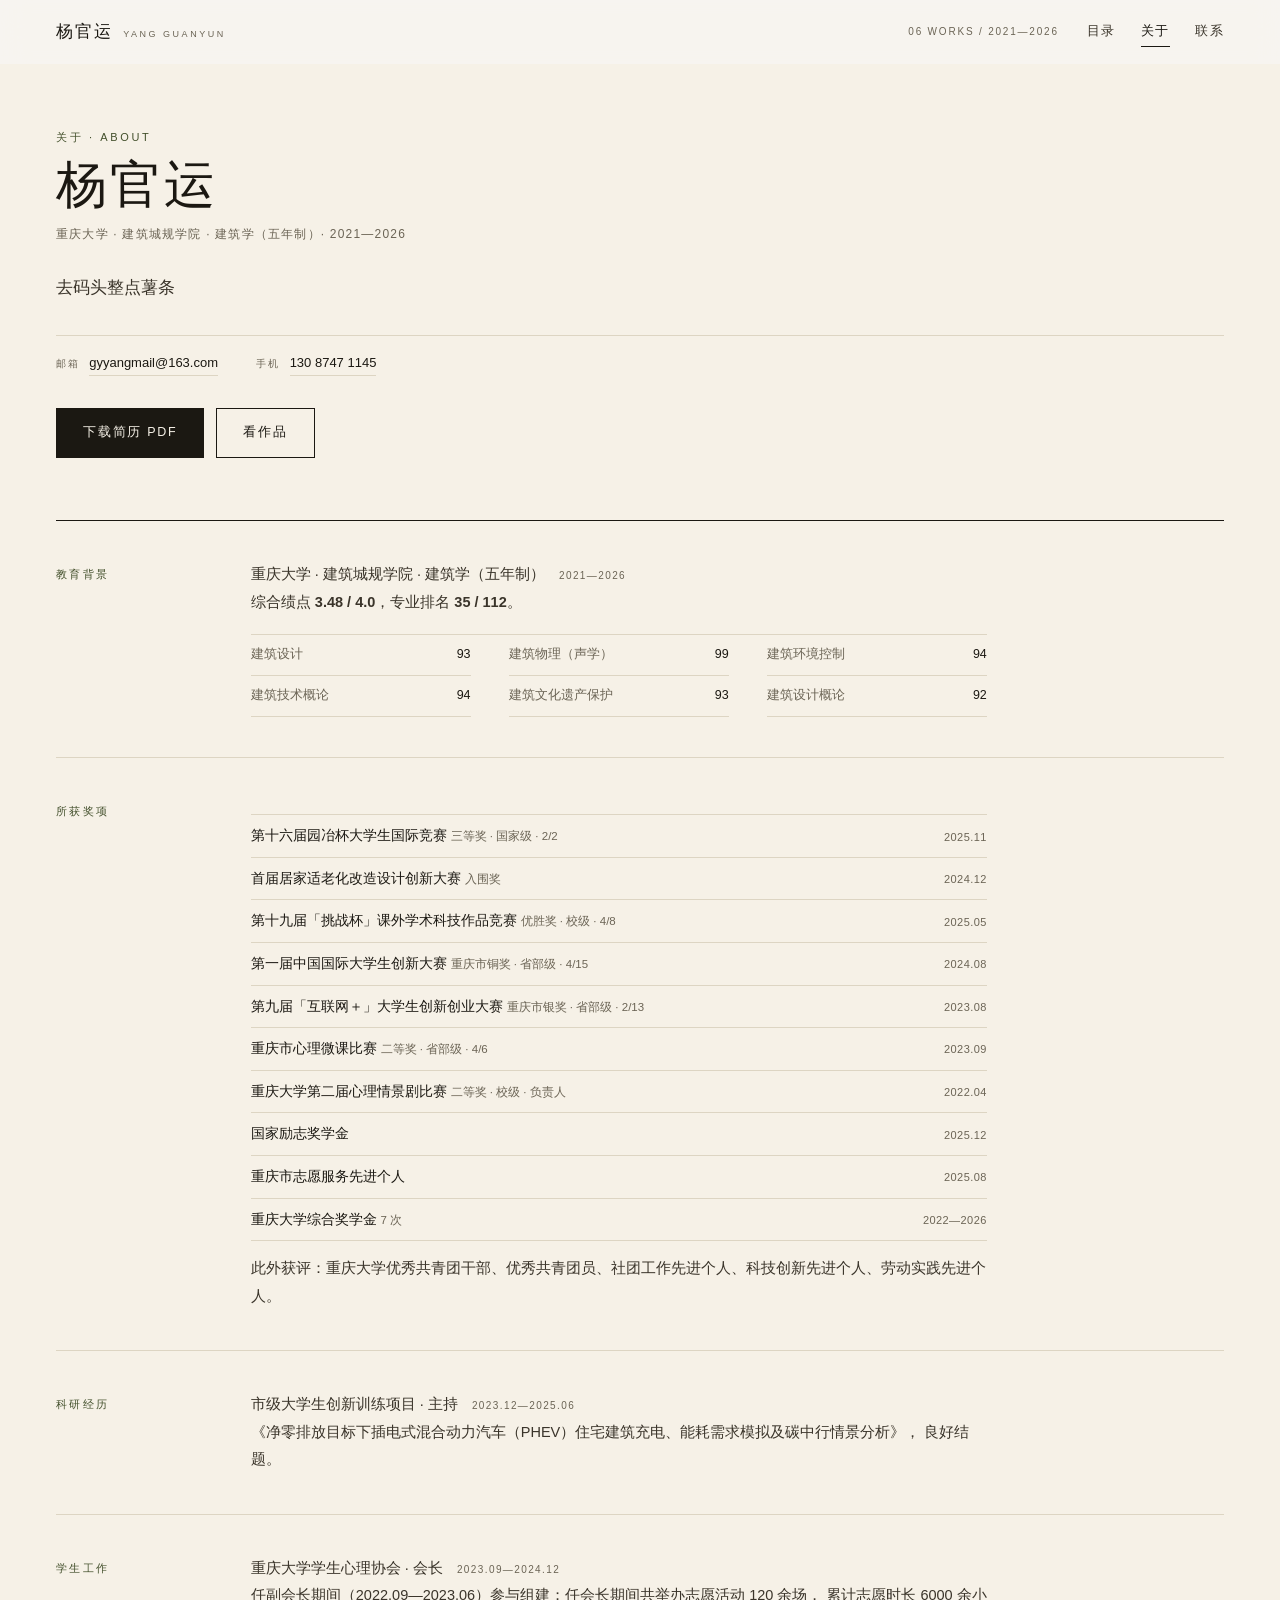
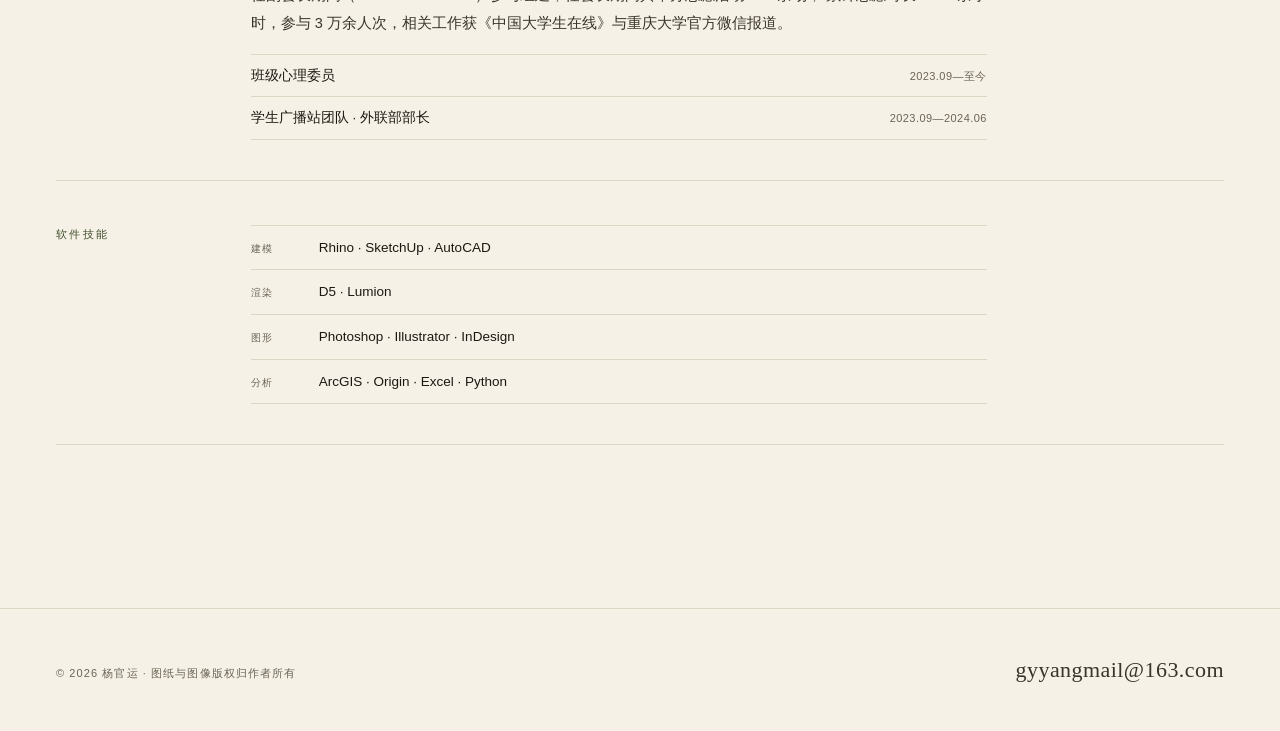
<file: about.html>
<!DOCTYPE html>
<html lang="zh-CN">
<head>
<meta charset="UTF-8">
<meta name="viewport" content="width=device-width, initial-scale=1">
<title>关于 — 杨官运</title>
<meta name="description" content="杨官运，重庆大学建筑城规学院建筑学（五年制）2021—2026。作品集与简历。">
<meta property="og:type" content="profile">
<meta property="og:title" content="关于 — 杨官运">
<meta property="og:image" content="assets/hero.webp">

<link rel="icon" href="data:image/svg+xml,%3Csvg xmlns='http://www.w3.org/2000/svg' viewBox='0 0 32 32'%3E%3Crect width='32' height='32' fill='%2316140f'/%3E%3Ctext x='16' y='23' font-size='17' fill='%23f7f5f1' text-anchor='middle' font-family='Georgia,serif'%3E%E6%9D%A8%3C/text%3E%3C/svg%3E">
<link rel="stylesheet" href="assets/css/style.css">
</head>
<body class="page-about">

<script>
  (function () {
    document.documentElement.classList.add('js');
    setTimeout(function () {
      if (window.__revealReady) return;
      document.querySelectorAll('.reveal').forEach(function (el) { el.classList.add('is-in'); });
    }, 1500);
  })();
</script>

<a class="skip" href="#main">跳到内容</a>

<header class="site-head" id="siteHead">
  <a class="brand" href="index.html">
    <span class="brand__cn">杨官运</span>
    <span class="brand__en">YANG GUANYUN</span>
  </a>
  <div class="head-right">
    <span class="head-count">06 WORKS / 2021—2026</span>
    <nav class="head-nav" aria-label="主导航">
      <a href="index.html">目录</a>
      <a href="about.html" class="is-active" aria-current="page">关于</a>
      <a href="mailto:gyyangmail@163.com">联系</a>
    </nav>
  </div>
</header>

<main id="main" class="about-page">
  <div class="wrap">

    <!-- ================= 头部：照片 + 简介 ================= -->
    <header class="about-top">
      <div class="about__intro">
        <p class="eyebrow">关于 · About</p>
        <h1 class="about__name">杨官运</h1>
        <p class="about__role">重庆大学 · 建筑城规学院 · 建筑学（五年制）· 2021—2026</p>

        <p class="about__bio">
          去码头整点薯条
        </p>

        <ul class="about__contact">
          <li><span>邮箱</span><a href="mailto:gyyangmail@163.com">gyyangmail@163.com</a></li>
          <li><span>手机</span><a href="tel:+8613087471145">130 8747 1145</a></li>
        </ul>

        <p class="about__cta">
          <a class="btn" href="assets/cv.pdf" target="_blank" rel="noopener">下载简历 PDF</a>
          <a class="btn btn--ghost" href="index.html">看作品</a>
        </p>
      </div>
    </header>

    <!-- ================= 简历分节 ================= -->
    <section class="cv">

      <div class="cv__row reveal">
        <h2 class="cv__label">教育背景</h2>
        <div class="cv__body">
          <p class="cv__lead">
            重庆大学 · 建筑城规学院 · 建筑学（五年制）
            <span>2021—2026</span>
          </p>
          <p>综合绩点 <strong>3.48 / 4.0</strong>，专业排名 <strong>35 / 112</strong>。</p>
          <dl class="grades">
            <div><dt>建筑设计</dt><dd>93</dd></div>
            <div><dt>建筑物理（声学）</dt><dd>99</dd></div>
            <div><dt>建筑环境控制</dt><dd>94</dd></div>
            <div><dt>建筑技术概论</dt><dd>94</dd></div>
            <div><dt>建筑文化遗产保护</dt><dd>93</dd></div>
            <div><dt>建筑设计概论</dt><dd>92</dd></div>
          </dl>
        </div>
      </div>

      <div class="cv__row reveal">
        <h2 class="cv__label">所获奖项</h2>
        <div class="cv__body">
          <ul class="cv-list">
            <li><span class="cv-list__t">第十六届园冶杯大学生国际竞赛 <em>三等奖 · 国家级 · 2/2</em></span><span class="cv-list__y">2025.11</span></li>
            <li><span class="cv-list__t">首届居家适老化改造设计创新大赛 <em>入围奖</em></span><span class="cv-list__y">2024.12</span></li>
            <li><span class="cv-list__t">第十九届「挑战杯」课外学术科技作品竞赛 <em>优胜奖 · 校级 · 4/8</em></span><span class="cv-list__y">2025.05</span></li>
            <li><span class="cv-list__t">第一届中国国际大学生创新大赛 <em>重庆市铜奖 · 省部级 · 4/15</em></span><span class="cv-list__y">2024.08</span></li>
            <li><span class="cv-list__t">第九届「互联网＋」大学生创新创业大赛 <em>重庆市银奖 · 省部级 · 2/13</em></span><span class="cv-list__y">2023.08</span></li>
            <li><span class="cv-list__t">重庆市心理微课比赛 <em>二等奖 · 省部级 · 4/6</em></span><span class="cv-list__y">2023.09</span></li>
            <li><span class="cv-list__t">重庆大学第二届心理情景剧比赛 <em>二等奖 · 校级 · 负责人</em></span><span class="cv-list__y">2022.04</span></li>
            <li><span class="cv-list__t">国家励志奖学金</span><span class="cv-list__y">2025.12</span></li>
            <li><span class="cv-list__t">重庆市志愿服务先进个人</span><span class="cv-list__y">2025.08</span></li>
            <li><span class="cv-list__t">重庆大学综合奖学金 <em>7 次</em></span><span class="cv-list__y">2022—2026</span></li>
          </ul>
          <p class="cv__note">
            此外获评：重庆大学优秀共青团干部、优秀共青团员、社团工作先进个人、科技创新先进个人、劳动实践先进个人。
          </p>
        </div>
      </div>

      <div class="cv__row reveal">
        <h2 class="cv__label">科研经历</h2>
        <div class="cv__body">
          <p class="cv__lead">
            市级大学生创新训练项目 · 主持
            <span>2023.12—2025.06</span>
          </p>
          <p>
            《净零排放目标下插电式混合动力汽车（PHEV）住宅建筑充电、能耗需求模拟及碳中行情景分析》，
            良好结题。
          </p>
        </div>
      </div>

      <div class="cv__row reveal">
        <h2 class="cv__label">学生工作</h2>
        <div class="cv__body">
          <p class="cv__lead">
            重庆大学学生心理协会 · 会长
            <span>2023.09—2024.12</span>
          </p>
          <p>
            任副会长期间（2022.09—2023.06）参与组建；任会长期间共举办志愿活动 120 余场，
            累计志愿时长 6000 余小时，参与 3 万余人次，相关工作获《中国大学生在线》与重庆大学官方微信报道。
          </p>
          <ul class="cv-list cv-list--plain">
            <li><span class="cv-list__t">班级心理委员</span><span class="cv-list__y">2023.09—至今</span></li>
            <li><span class="cv-list__t">学生广播站团队 · 外联部部长</span><span class="cv-list__y">2023.09—2024.06</span></li>
          </ul>
        </div>
      </div>

      <div class="cv__row reveal">
        <h2 class="cv__label">软件技能</h2>
        <div class="cv__body">
          <dl class="skills">
            <div><dt>建模</dt><dd>Rhino · SketchUp · AutoCAD</dd></div>
            <div><dt>渲染</dt><dd>D5 · Lumion</dd></div>
            <div><dt>图形</dt><dd>Photoshop · Illustrator · InDesign</dd></div>
            <div><dt>分析</dt><dd>ArcGIS · Origin · Excel · Python</dd></div>
          </dl>
        </div>
      </div>

    </section>
  </div>
</main>

<footer class="site-foot">
  <div class="wrap">
    <span>© 2026 杨官运 · 图纸与图像版权归作者所有</span>
    <a class="site-foot__mail" href="mailto:gyyangmail@163.com">gyyangmail@163.com</a>
  </div>
</footer>

<script src="assets/js/main.js" defer></script>
</body>
</html>
</file>
<file: assets/css/style.css>
/* ==========================================================================
   建筑作品集 · 样式表（多页结构）
   首页：封面舞台 + 竖排目录
   作品页：work/01.html … work/06.html
   改配色 → 只改 :root 里的变量
   ========================================================================== */

/* ---------- 1. 变量 ---------- */
:root {
  /* 配色取自五个作品的封面：暖米纸 + 墨 + 橄榄绿 */
  --paper: #f6f1e7;
  --paper-deep: #e9e2d2;
  --ink: #1b1812;
  --ink-soft: #3a342a;
  --muted: #6b6455;
  --line: #ddd5c3;
  --accent: #43502c;
  /* 展示板与便签纸：比纸底深一点/浅一点，让便签浮起来 */
  --board: #efe7d5;
  --note: #fdfbf4;

  --serif: "Songti SC", "Source Han Serif SC", "Noto Serif SC", "SimSun", ui-serif, Georgia, serif;
  --sans: "PingFang SC", "HarmonyOS Sans SC", "Microsoft YaHei", "Source Han Sans SC",
          "Noto Sans SC", -apple-system, BlinkMacSystemFont, "Segoe UI", Roboto,
          "Helvetica Neue", Arial, sans-serif;
  /* 封面标题用的细体无衬线 */
  --display: "Helvetica Neue", Helvetica, "Segoe UI", Arial, "PingFang SC",
             "Microsoft YaHei", sans-serif;

  --max: 1240px;
  --gutter: clamp(20px, 4.5vw, 56px);
  --head-h: 64px;
  --ease: cubic-bezier(.22, .61, .36, 1);
}

/* ---------- 2. 基础 ---------- */
*, *::before, *::after { box-sizing: border-box; }

html {
  -webkit-text-size-adjust: 100%;
  scroll-behavior: smooth;
  scroll-padding-top: 84px;
}

body {
  margin: 0;
  background: var(--paper);
  color: var(--ink);
  font-family: var(--sans);
  font-size: 16px;
  line-height: 1.75;
  -webkit-font-smoothing: antialiased;
  text-rendering: optimizeLegibility;
}

img { display: block; max-width: 100%; height: auto; }
a { color: inherit; text-decoration: none; }
h1, h2, h3, p, figure, dl, dd, ul, ol { margin: 0; }
ul, ol { padding: 0; list-style: none; }

::selection { background: var(--ink); color: var(--paper); }
:focus-visible { outline: 2px solid var(--accent); outline-offset: 3px; }

.sr-only {
  position: absolute;
  width: 1px;
  height: 1px;
  padding: 0;
  margin: -1px;
  overflow: hidden;
  clip: rect(0 0 0 0);
  white-space: nowrap;
  border: 0;
}

.skip {
  position: absolute;
  left: -9999px;
  top: 0;
  padding: 10px 16px;
  background: var(--ink);
  color: var(--paper);
  z-index: 999;
}
.skip:focus { left: 12px; top: 12px; }

.wrap {
  width: min(100% - var(--gutter) * 2, var(--max));
  margin-inline: auto;
}

.eyebrow {
  font-size: 11px;
  letter-spacing: .24em;
  text-transform: uppercase;
  color: var(--accent);
}

/* ---------- 3. 页头 ---------- */
.site-head {
  position: fixed;
  inset: 0 0 auto;
  z-index: 50;
  height: var(--head-h);
  padding-inline: var(--gutter);
  display: flex;
  align-items: center;
  justify-content: space-between;
  gap: 16px;
  background: rgba(247, 245, 241, .86);
  -webkit-backdrop-filter: blur(14px) saturate(1.4);
  backdrop-filter: blur(14px) saturate(1.4);
  border-bottom: 1px solid transparent;
  transition: border-color .4s var(--ease);
}
.site-head.is-scrolled { border-bottom-color: var(--line); }

.brand { display: flex; align-items: baseline; gap: 10px; white-space: nowrap; }
.brand__cn { font-family: var(--serif); font-size: 17px; letter-spacing: .12em; }
.brand__en {
  font-size: 9px;
  letter-spacing: .28em;
  color: var(--muted);
  text-transform: uppercase;
}

.head-right { display: flex; align-items: center; gap: clamp(14px, 2.2vw, 30px); }
.head-count {
  font-size: 10px;
  letter-spacing: .18em;
  color: var(--muted);
  font-variant-numeric: tabular-nums;
}
.head-nav { display: flex; gap: clamp(14px, 2vw, 26px); }
.head-nav a {
  position: relative;
  font-size: 13px;
  letter-spacing: .1em;
  color: var(--ink-soft);
  padding-block: 4px;
}
.head-nav a::after {
  content: "";
  position: absolute;
  left: 0;
  bottom: 0;
  width: 100%;
  height: 1px;
  background: currentColor;
  transform: scaleX(0);
  transform-origin: left;
  transition: transform .45s var(--ease);
}
.head-nav a:hover::after,
.head-nav a.is-active::after { transform: scaleX(1); }
.head-nav a.is-active { color: var(--ink); }

/* ---------- 4. 首页：封面舞台 ---------- */
.page-index {
  display: flex;
  flex-direction: column;
  min-height: 100svh;
}

.index {
  flex: 1 1 auto;
  min-height: 0;
  align-content: center;
  display: grid;
  grid-template-columns: minmax(0, 1.06fr) minmax(0, .94fr);
  align-items: center;
  gap: clamp(26px, 4vw, 72px);
  width: min(100% - var(--gutter) * 2, var(--max));
  margin-inline: auto;
  padding-top: calc(var(--head-h) + clamp(18px, 3vh, 40px));
  padding-bottom: clamp(24px, 4vh, 56px);
}

.stage { min-width: 0; }

.stage__frame {
  position: relative;
  aspect-ratio: 3 / 2;
  overflow: hidden;
  background: var(--paper-deep);
}

.stage__img {
  position: absolute;
  inset: 0;
  width: 100%;
  height: 100%;
  object-fit: cover;
  opacity: 0;
  transform: scale(1.05);
  transition: opacity .7s var(--ease), transform 1.6s var(--ease);
  will-change: opacity, transform;
}
/* 悬停换图时不裁切：整张封面按原比例放在画框里，上下留一点纸边 */
.page-index.is-peeking .stage__img { object-fit: contain; }

.stage__img.is-front { opacity: 1; transform: scale(1); }

.stage__veil {
  position: absolute;
  inset: 0;
  background: linear-gradient(0deg, rgba(18, 16, 12, .74) 0%, rgba(18, 16, 12, .22) 44%, rgba(18, 16, 12, 0) 70%);
  transition: opacity .5s var(--ease);
}
.page-index.is-peeking .stage__veil { opacity: .34; }

.stage__intro {
  position: absolute;
  inset: 0;
  color: var(--paper);
  transition: opacity .45s var(--ease), transform .6s var(--ease);
}

/* 封面文字：按封面稿的版式复刻（左上标签 + 左下三段大字） */
.cover-top,
.cover-arch,
.cover-port,
.cover-name {
  position: absolute;
  left: 7.2%;
  font-family: var(--display);
  font-weight: 300;
  line-height: 1;
  white-space: nowrap;
}

.cover-top {
  top: 10.7%;
  font-size: clamp(10px, 1.97cqw, 44px);
  letter-spacing: .01em;
}

.cover-arch {
  top: 75.5%;
  font-size: clamp(12px, 2.26cqw, 56px);
  letter-spacing: .06em;
  text-transform: uppercase;
}

.cover-port {
  top: 79.2%;
  font-size: clamp(22px, 4.6cqw, 104px);
  letter-spacing: .15em;
  text-transform: uppercase;
}

.cover-name {
  top: 88.1%;
  font-size: clamp(10px, 1.62cqw, 40px);
  letter-spacing: .01em;
}
.cover-name i {
  font-style: normal;
  padding-inline: .5em;
  opacity: .45;
}

/* ---------- 封面里两个小人的动画 ----------
   原图里的两个剪影已抹掉，这两层 SVG 负责演：一个站在阳台上挥手，一个站在地面上挥手。
   两人共用同一套剪影语言（圆头 + 收腰的身体 + 圆头四肢），挥手节奏错开半拍。 */
.cover-fig {
  position: absolute;
  z-index: 2;
  display: block;
  pointer-events: none;
}
.cover-fig svg {
  display: block;
  width: 100%;
  height: auto;
  overflow: visible;
}
.cover-fig .cf-head,
.cover-fig .cf-body { fill: #637956; }
.cover-fig line {
  stroke: #637956;
  stroke-linecap: round;
}

/* 两个人都是站着挥手：阳台上的一个、地面上的一个 */
.cover-fig--balcony {
  left: 65.65%;
  top: 39.69%;
  width: 3.286cqw;
}
.cover-fig--walk {
  left: calc(46.84% - 2.05cqw);
  top: calc(86.23% - 9.04cqw);
  width: 4.1cqw;
}

.cf-arm { transform-box: view-box; }
.cf-arm line { stroke-width: 14; }
.cf-arm--balcony {
  transform-origin: 60px 58px;
  animation: wave 1.5s ease-in-out infinite;
}
.cf-arm--ground {
  transform-origin: 73px 72px;
  animation: wave 1.5s ease-in-out infinite -.75s;
}
.cf-leg { stroke-width: 17; }

@keyframes wave {
  0%, 100% { transform: rotate(-15deg); }
  50%      { transform: rotate(15deg); }
}

/* 封面是白底图纸时：文字改深色、去掉压暗层、画框与图纸同比例 */
/* 画框做成"印张"：2px 墨线外框 + 6px 内侧细线，直角、轻微倾斜、纸面投影 */
.stage--sheet .stage__frame {
  background: #fdfbf4;
  border: 2px solid var(--ink);
  aspect-ratio: 2434 / 1721;
  container-type: inline-size;
  transform: rotate(-.28deg);
  box-shadow:
    5px 5px 0 0 rgba(27, 24, 18, .09),
    0 20px 38px -24px rgba(27, 24, 18, .42);
}
/* 内侧细线：双线框，印刷品的感觉 */
.stage__frame::after {
  content: "";
  position: absolute;
  inset: 6px;
  border: 1px solid rgba(27, 24, 18, .3);
  pointer-events: none;
  z-index: 3;
}
.stage--sheet .stage__veil { display: none; }
.stage--sheet .stage__intro { color: var(--ink); }

.page-index.is-peeking .stage__intro {
  opacity: 0;
  transform: translateY(10px);
}

/* 预览别的作品时，封面上的小人跟着封面一起退场
   注意：keyframes 里动了 opacity，普通声明压不住，必须 animation:none */
.page-index.is-peeking .cover-fig {
  animation: none;
  visibility: hidden;
  opacity: 0;
}

.stage__bar {
  display: flex;
  align-items: baseline;
  gap: 12px;
  margin-top: 16px;
  padding-top: 13px;
  border-top: 1px solid var(--line);
  font-size: 12px;
  letter-spacing: .06em;
  min-height: 42px;
}
.stage__idx {
  flex: none;
  color: var(--accent);
  letter-spacing: .18em;
  font-variant-numeric: tabular-nums;
}
.stage__cap { color: var(--muted); }
.stage__go {
  margin-left: auto;
  flex: none;
  font-size: 12px;
  letter-spacing: .12em;
  color: var(--ink);
  border-bottom: 1px solid var(--ink);
  padding-bottom: 2px;
  opacity: 0;
  visibility: hidden;
  transition: opacity .35s var(--ease), visibility .35s;
}
.page-index.is-peeking .stage__go { opacity: 1; visibility: visible; }

/* ---------- 5. 首页：竖排目录 ---------- */
.toc { min-width: 0; }

.toc__head {
  display: flex;
  align-items: baseline;
  justify-content: space-between;
  gap: 12px;
  padding-bottom: 11px;
  margin-bottom: clamp(14px, 2vw, 26px);
  border-bottom: 1px solid var(--ink);
}
.toc__head b { font-weight: 400; font-size: 13px; letter-spacing: .3em; }
.toc__head span {
  font-size: 10px;
  letter-spacing: .22em;
  color: var(--muted);
  text-transform: uppercase;
}

/* 展示板：一块浅色板子，六张竖条便签钉在上面 */
.toc__list {
  position: relative;
  display: flex;
  align-items: flex-start;
  gap: clamp(6px, 1.1vw, 16px);
  padding: clamp(16px, 1.8vw, 24px) clamp(12px, 1.4vw, 18px) clamp(26px, 3vw, 36px);
  background: var(--board);
  border: 1px solid var(--line);
  box-shadow: inset 0 1px 0 rgba(255, 255, 255, .5);
}

/* 真正撑开宽度的是 li —— 之前漏了这条，六张便签就挤在左边 */
.toc__list > li {
  flex: 1 1 0;
  min-width: 0;
  display: flex;
}

.toc__item {
  --rot: 0deg;
  position: relative;
  flex: 1 1 0;
  display: flex;
  flex-direction: column;
  align-items: center;
  gap: 0;
  padding: 30px clamp(4px, .7vw, 9px) clamp(14px, 1.6vw, 20px);
  background: var(--note);
  border: 1px solid rgba(27, 24, 18, .16);
  color: var(--ink-soft);
  transform: rotate(var(--rot));
  transform-origin: 50% 12px;
  box-shadow:
    0 1px 1px rgba(27, 24, 18, .13),
    0 10px 18px -10px rgba(27, 24, 18, .42);
  transition:
    transform .4s var(--ease),
    box-shadow .4s var(--ease),
    background .35s var(--ease),
    color .35s var(--ease),
    opacity .35s var(--ease);
  cursor: pointer;
}

/* 图钉 */
.toc__item::before {
  content: "";
  position: absolute;
  top: 9px;
  left: 50%;
  width: 8px;
  height: 8px;
  margin-left: -4px;
  border-radius: 50%;
  background: radial-gradient(circle at 34% 30%, #939a76, var(--accent) 58%, #2b3320);
  box-shadow: 0 1px 2px rgba(27, 24, 18, .5);
}

/* 六张便签各自歪一点，避免排得太整齐 */
.toc__list > li:nth-child(1) .toc__item { --rot: -1.5deg; }
.toc__list > li:nth-child(2) .toc__item { --rot: .9deg; }
.toc__list > li:nth-child(3) .toc__item { --rot: -.7deg; }
.toc__list > li:nth-child(4) .toc__item { --rot: 1.4deg; }
.toc__list > li:nth-child(5) .toc__item { --rot: -1deg; }
.toc__list > li:nth-child(6) .toc__item { --rot: .7deg; }

/* 纸色略有差别，像是从不同一叠纸里撕下来的 */
.toc__list > li:nth-child(2n) .toc__item { background: #fbf7ec; }
.toc__list > li:nth-child(3n) .toc__item { background: #fdfcf6; }

/* 长名字的挂在上面，短名字的压低一点，六张的下沿大致落在一条带上，
   板子底下就不会空出一大块 */
.toc__list > li:nth-child(1) .toc__item { margin-top: 0; }     /* 叠浮绿境 5 字 */
.toc__list > li:nth-child(2) .toc__item { margin-top: 30px; }  /* 浮光织隙，旧韵新结 9 字 */
.toc__list > li:nth-child(3) .toc__item { margin-top: 8px; }   /* 山间·聚场 5 字 */
.toc__list > li:nth-child(4) .toc__item { margin-top: 38px; }  /* 旧檐新序 4 字 */
.toc__list > li:nth-child(5) .toc__item { margin-top: 14px; }  /* 嘉陵旧梦·次元新厂 8 字 */
.toc__list > li:nth-child(6) .toc__item { margin-top: 4px; }   /* 归樵问竹 4 字 */

.toc__list > li:nth-child(1) .toc__item::before { left: 46%; }
.toc__list > li:nth-child(2) .toc__item::before { left: 54%; }
.toc__list > li:nth-child(3) .toc__item::before { left: 48%; }
.toc__list > li:nth-child(4) .toc__item::before { left: 53%; }
.toc__list > li:nth-child(5) .toc__item::before { left: 45%; }
.toc__list > li:nth-child(6) .toc__item::before { left: 55%; }

/* 悬停某一项时，其余项淡出，视觉重心落到正在预览的那一列 */
@media (hover: hover) {
  .toc__list:hover .toc__item { opacity: .42; }
  .toc__list:hover .toc__item:hover,
  .toc__list:hover .toc__item.is-active { opacity: 1; }
}

/* 悬停：便签被按住抬起来，摆正 */
.toc__item:hover,
.toc__item.is-active {
  transform: rotate(0deg) translateY(-6px);
  background: #fffef9;
  box-shadow:
    0 2px 2px rgba(27, 24, 18, .10),
    0 18px 28px -14px rgba(27, 24, 18, .45);
}

.toc__no,
.toc__name,
.toc__year { writing-mode: vertical-rl; text-orientation: mixed; }

.toc__no {
  margin-bottom: 7px;
  font-size: 10px;
  letter-spacing: .2em;
  color: var(--accent);
  font-variant-numeric: tabular-nums;
}
/* 类型标签：竖排小字，让"类型"在目录里就可见 */
.toc__type {
  writing-mode: vertical-rl;
  text-orientation: mixed;
  margin-bottom: 15px;
  font-size: 10.5px;
  letter-spacing: .16em;
  color: var(--muted);
  transition: color .35s var(--ease);
}
.toc__item:hover .toc__type,
.toc__item.is-active .toc__type { color: var(--accent); }
.toc__name {
  font-family: var(--serif);
  font-weight: 500;
  font-size: clamp(16px, 1.65vw, 24px);
  letter-spacing: .14em;
  line-height: 1.3;
  transition: color .35s var(--ease);
}
.toc__year {
  margin-top: auto;
  padding-top: 14px;
  font-size: 10px;
  letter-spacing: .18em;
  color: var(--muted);
  font-variant-numeric: tabular-nums;
}
.toc__item:hover .toc__name,
.toc__item.is-active .toc__name { color: var(--accent); }

/* 提示语不再单独占一行，改成板子右下角的一行小字 */
.toc__list::after {
  content: "悬停预览 · 点击进入";
  position: absolute;
  right: clamp(10px, 1.2vw, 16px);
  bottom: 9px;
  font-size: 11px;
  letter-spacing: .1em;
  color: var(--muted);
  pointer-events: none;
}
@media (hover: none) {
  .toc__list::after { content: "轻点查看封面，再点「进入项目」"; }
}

/* 真正的提示语留给读屏，视觉上隐藏 */
.toc__tip {
  position: absolute;
  width: 1px;
  height: 1px;
  padding: 0;
  overflow: hidden;
  clip-path: inset(50%);
  white-space: nowrap;
}
.toc__tip--touch { display: none; }

/* ---------- 5b. 目录的第二种挂法：风铃 ----------
   想换成风铃，把 index.html 的 <body data-toc="board"> 改成 data-toc="chime" 即可 */
body[data-toc="chime"] .toc__list {
  position: relative;
  padding-top: 62px;
  background: none;
  border: 0;
  box-shadow: none;
  gap: clamp(10px, 1.6vw, 24px);
}
/* 风铃版不要目录标题下面那条线，横杆本身就是线 */
body[data-toc="chime"] .toc__head {
  border-bottom: 0;
  padding-bottom: 0;
  margin-bottom: 0;
}
/* 顶上的横杆 */
body[data-toc="chime"] .toc__list::before {
  content: "";
  position: absolute;
  top: 30px;
  left: 0;
  right: 0;
  height: 2px;
  background: var(--ink);
}
/* 风铃：六张牌子一样高挂，只有牌子的长短不同 */
body[data-toc="chime"] .toc__list > li:nth-child(n) .toc__item { margin-top: 0; }
body[data-toc="chime"] .toc__item {
  background: var(--note);
  border: 1px solid var(--line);
  transform-origin: 50% -32px;
}
/* 吊线替掉图钉：线加粗到 1.5px，两端各压深一点，远看就是"线连着牌子" */
body[data-toc="chime"] .toc__item::before {
  top: -32px;
  left: 50%;
  width: 1.5px;
  height: 32px;
  margin-left: -.75px;
  border-radius: 0;
  background: linear-gradient(
    180deg,
    rgba(27, 24, 18, .62) 0, rgba(27, 24, 18, .34) 6px,
    rgba(27, 24, 18, .34) 26px, rgba(27, 24, 18, .58) 32px);
  box-shadow: none;
}
/* 牌子上沿的穿线孔：一眼能看出线是从这里穿过去的 */
body[data-toc="chime"] .toc__item::after {
  content: "";
  position: absolute;
  top: -3.5px;
  left: 50%;
  width: 8px;
  height: 8px;
  margin-left: -4px;
  border: 1px solid rgba(27, 24, 18, .48);
  border-radius: 50%;
  background: var(--paper);
  box-shadow: inset 0 0 0 1px rgba(255, 255, 255, .5);
}
body[data-toc="chime"] .toc__list > li:nth-child(2n) .toc__item { background: #fbf7ec; }
body[data-toc="chime"] .toc__list > li:nth-child(3n) .toc__item { background: #fdfcf6; }

@media (prefers-reduced-motion: no-preference) {
  body[data-toc="chime"] .toc__item:hover,
  body[data-toc="chime"] .toc__item.is-active {
    animation: toc-swing 2.6s ease-in-out infinite;
  }
  body[data-toc="chime"] .toc__list > li:nth-child(2) .toc__item:hover { animation-delay: -.4s; }
  body[data-toc="chime"] .toc__list > li:nth-child(3) .toc__item:hover { animation-delay: -.8s; }
  body[data-toc="chime"] .toc__list > li:nth-child(4) .toc__item:hover { animation-delay: -.2s; }
  body[data-toc="chime"] .toc__list > li:nth-child(5) .toc__item:hover { animation-delay: -.6s; }
  body[data-toc="chime"] .toc__list > li:nth-child(6) .toc__item:hover { animation-delay: -1s; }
}

@keyframes toc-swing {
  0%, 100% { transform: rotate(var(--rot)) translateY(0); }
  50%      { transform: rotate(calc(var(--rot) + 2deg)) translateY(1px); }
}

/* ---------- 6. 作品页 ---------- */
.page-work main { padding-top: var(--head-h); }

.work__hero { position: relative; overflow: hidden; background: var(--paper-deep); }
/* 封面图不铺满整屏：限制高度，避免标题被推到屏幕外 */
.work__hero img {
  width: 100%;
  max-height: 88svh;
  object-fit: cover;
  object-position: 50% 50%;
}
.work__scrim {
  position: absolute;
  inset: 0;
  background: linear-gradient(0deg, rgba(18, 16, 12, .68) 0%, rgba(18, 16, 12, .24) 36%, rgba(18, 16, 12, 0) 66%);
}
.work__head {
  position: absolute;
  left: 0;
  right: 0;
  bottom: 0;
  padding-top: clamp(34px, 8vw, 84px);
  padding-bottom: clamp(24px, 3.4vw, 46px);
  color: var(--paper);
  /* 标题区自己压一层，遇到白底图纸（06）也压得住 */
  background: linear-gradient(0deg,
    rgba(18, 16, 12, .74) 0,
    rgba(18, 16, 12, .70) 72%,
    rgba(18, 16, 12, 0) 100%);
}
.work__kicker {
  display: flex;
  align-items: baseline;
  font-size: 12px;
  letter-spacing: .2em;
}
.work__no { opacity: .55; }
.work__type { opacity: 1; font-size: 1.02em; }
.work__type::before { content: "/"; margin-inline: .9em; opacity: .5; }
.work__title {
  margin-top: 10px;
  font-family: var(--serif);
  font-weight: 500;
  font-size: clamp(30px, 4.6vw, 62px);
  line-height: 1.1;
  letter-spacing: .05em;
}
.work__en {
  margin-top: 12px;
  font-size: 10.5px;
  letter-spacing: .28em;
  text-transform: uppercase;
  opacity: .75;
}
/* 副标题：作品集里的中文一句话说明 */
.work__sub {
  margin-top: 9px;
  font-size: clamp(12px, 1.15vw, 14.5px);
  letter-spacing: .06em;
  line-height: 1.6;
  opacity: .8;
}

/* 项目信息表：两列，像图纸的标题栏 */
.work__spec {
  display: grid;
  grid-template-columns: repeat(2, minmax(0, 1fr));
  gap: 0 clamp(28px, 5vw, 72px);
  margin-block: clamp(26px, 3.6vw, 42px) clamp(30px, 4.4vw, 58px);
  border-top: 1px solid var(--ink);
}
.work__spec > div {
  display: grid;
  grid-template-columns: 4.9em 1fr;
  gap: 12px;
  padding-block: 11px;
  border-bottom: 1px solid var(--line);
  font-size: 13px;
  line-height: 1.6;
}
.work__spec dt {
  font-size: 10px;
  letter-spacing: .16em;
  color: var(--muted);
  padding-top: .42em;
}
.work__spec dd { margin: 0; }
/* 信息项是奇数个时，最后一条横跨两列，免得右边空半个格子 */
.work__spec > div:last-child:nth-child(odd) { grid-column: 1 / -1; }

.work__lede {
  max-width: 34em;
  margin-top: clamp(30px, 4vw, 54px);
  margin-bottom: clamp(34px, 4.5vw, 64px);
  font-size: clamp(16px, 1.65vw, 20px);
  line-height: 1.9;
  color: var(--ink-soft);
}

/* 正文：左栏章节号＋标题，右栏正文。标题在阅读时一直停在视口上方 */
.work__body {
  --rail: 190px;
  --railgap: clamp(26px, 4.4vw, 78px);
  margin-top: clamp(10px, 2vw, 26px);
}
.chapter {
  display: grid;
  grid-template-columns: var(--rail) minmax(0, 1fr);
  column-gap: var(--railgap);
  padding-top: clamp(34px, 4.4vw, 62px);
  margin-top: clamp(34px, 4.4vw, 62px);
  border-top: 1px solid var(--line);
}
.chapter:first-child {
  border-top: 0;
  margin-top: 0;
  padding-top: clamp(4px, 1vw, 12px);
}

.chapter__rail {
  align-self: start;
  position: sticky;
  top: calc(var(--head-h) + 26px);
}
.chapter__no {
  display: block;
  font-size: 10px;
  letter-spacing: .22em;
  color: var(--accent);
}
.chapter__title {
  margin-top: 11px;
  font-family: var(--serif);
  font-weight: 500;
  font-size: clamp(16px, 1.42vw, 20px);
  line-height: 1.55;
  letter-spacing: .04em;
  text-wrap: balance;
}

.chapter > p {
  grid-column: 2;
  max-width: 41em;
  font-size: clamp(15px, 1.14vw, 16.5px);
  line-height: 2.05;
  color: var(--ink-soft);
}
.chapter > p + p { margin-top: 1.1em; }
.chapter > p + .chapter__key,
.chapter > p + .flow,
.chapter > p + .fig,
.chapter > p + .fig-row { margin-top: clamp(24px, 3vw, 38px); }

/* 关键词卡：左侧一道橄榄色竖线，正文用宋体，像书里的引文 */
.chapter__key {
  grid-column: 2;
  max-width: 41em;
  margin-top: clamp(24px, 3vw, 38px);
  padding-left: clamp(16px, 2vw, 26px);
  border-left: 2px solid var(--accent);
}
.chapter__key h4 {
  font-size: 10px;
  font-weight: 500;
  letter-spacing: .18em;
  color: var(--accent);
}
.chapter__key p {
  margin-top: 12px;
  font-family: var(--serif);
  font-size: clamp(15.5px, 1.4vw, 18px);
  line-height: 1.95;
  color: var(--ink);
}

/* 生成逻辑：四步一排，竖线分隔 */
.flow {
  display: grid;
  grid-template-columns: repeat(auto-fit, minmax(140px, 1fr));
  margin-top: clamp(24px, 3vw, 36px);
  border-top: 1px solid var(--line);
}
.flow__step {
  padding: 15px 16px 2px 0;
  border-right: 1px solid var(--line);
}
.flow__step:last-child { border-right: 0; padding-right: 0; }
.flow__no {
  font-size: 10px;
  letter-spacing: .16em;
  color: var(--accent);
}
.flow__t { margin-top: 8px; font-size: 14.5px; letter-spacing: .04em; }
.flow__d {
  margin-top: 6px;
  font-size: 12.5px;
  line-height: 1.7;
  color: var(--muted);
}

.chapter > .fig,
.chapter > .fig-row,
.chapter > .flow { grid-column: 2; }
.chapter .fig { margin-top: clamp(24px, 3.2vw, 40px); }
/* 需要通栏的图：跨过左栏，贴着正文区两侧 */
.chapter > .chapter__fig--out {
  grid-column: 1 / -1;
  margin-top: clamp(26px, 3.4vw, 44px);
}

/* ---------- 7. 图片 ---------- */
.fig { margin: 0; }
.fig img { width: 100%; background: #e9e1d0; cursor: zoom-in; }
.fig figcaption {
  display: flex;
  gap: 10px;
  margin-top: 12px;
  font-size: 12.5px;
  line-height: 1.55;
  letter-spacing: .03em;
  color: var(--muted);
}
.fig__no { flex: none; color: var(--accent); letter-spacing: .14em; }

/* 超宽长图：固定高度，左右拖动观看 */
.fig--scroll { grid-column: 1 / -1; min-width: 0; }
.fig__pan {
  position: relative;
  min-width: 0;
  max-width: 100%;
  overflow-x: auto;
  overflow-y: hidden;
  background: var(--paper);
  cursor: grab;
  overscroll-behavior-x: contain;
  -webkit-overflow-scrolling: touch;
  scrollbar-width: thin;
  scrollbar-color: var(--line) transparent;
}
.fig__pan::-webkit-scrollbar { height: 7px; }
.fig__pan::-webkit-scrollbar-track { background: transparent; }
.fig__pan::-webkit-scrollbar-thumb { background: var(--line); border-radius: 4px; }
.fig__pan.is-dragging { cursor: grabbing; }
.fig__pan.is-dragging img { cursor: grabbing; }
.fig--scroll .fig__pan img {
  width: auto;
  height: clamp(280px, 52vh, 560px);
  max-width: none;
  -webkit-user-drag: none;
  user-select: none;
}
.fig--scroll figcaption::after {
  content: "· 左右拖动看完，点击可放大";
  margin-left: 4px;
  color: var(--muted);
  opacity: .75;
}
@media (max-width: 700px) {
  .fig--scroll .fig__pan img { height: clamp(200px, 34vh, 300px); }
}

.fig-row {
  display: grid;
  grid-template-columns: 1fr 1fr;
  gap: clamp(14px, 2.4vw, 32px);
  align-items: stretch;
}
.fig-row .fig { display: flex; flex-direction: column; }
.fig-row .fig img { flex: 0 0 auto; }
.fig-row .fig figcaption { margin-top: auto; padding-top: 12px; }

.fig--half { width: min(100%, 560px); margin-inline: auto; }

.fig--full { margin-inline: calc(50% - 50vw); }
.fig--full figcaption {
  width: min(100% - var(--gutter) * 2, var(--max));
  margin-inline: auto;
}

/* ---------- 8. 上一个 / 下一个 ---------- */
.pager {
  margin-top: clamp(52px, 7vw, 100px);
  border-top: 1px solid var(--ink);
}
.pager__grid {
  width: min(100% - var(--gutter) * 2, var(--max));
  margin-inline: auto;
  display: grid;
  grid-template-columns: 1fr 1fr;
}
.pager__item {
  display: block;
  padding: clamp(22px, 3vw, 38px) 0;
}
.pager__item--next {
  text-align: right;
  border-left: 1px solid var(--line);
  padding-left: clamp(16px, 2vw, 32px);
}
.pager__item--prev { padding-right: clamp(16px, 2vw, 32px); }
.pager__type {
  display: block;
  margin-top: 7px;
  font-size: 10px;
  letter-spacing: .16em;
  color: var(--muted);
}
.pager__dir {
  display: block;
  margin-bottom: 8px;
  font-size: 10px;
  letter-spacing: .2em;
  color: var(--muted);
}
.pager__title {
  font-family: var(--serif);
  font-size: clamp(17px, 1.9vw, 26px);
  letter-spacing: .04em;
  transition: color .35s var(--ease);
}
.pager__item:hover .pager__title { color: var(--accent); }

/* ---------- 9. 关于 ---------- */
/* ---------- 9. 关于页 ---------- */
.about-page {
  padding-top: calc(var(--head-h) + clamp(36px, 5vw, 76px));
  padding-bottom: clamp(30px, 5vw, 60px);
}

/* 头部：纯文字介绍 */
.about-top {
  padding-bottom: clamp(36px, 5vw, 62px);
}
.about__intro { width: 100%; }

.about__name {
  margin-top: 10px;
  font-family: var(--serif);
  font-weight: 500;
  font-size: clamp(34px, 4vw, 54px);
  letter-spacing: .06em;
  line-height: 1.1;
}
.about__role {
  margin-top: 10px;
  font-size: 12px;
  letter-spacing: .1em;
  color: var(--muted);
}
.about__bio {
  margin-top: clamp(18px, 2.4vw, 26px);
  max-width: 34em;
  font-size: clamp(15px, 1.45vw, 16.5px);
  line-height: 1.95;
  color: var(--ink-soft);
}

.about__contact {
  display: flex;
  flex-wrap: wrap;
  gap: 8px clamp(18px, 3vw, 40px);
  margin-top: clamp(22px, 3vw, 32px);
  padding-top: 16px;
  border-top: 1px solid var(--line);
  font-size: 13px;
}
.about__contact li { display: flex; align-items: baseline; gap: 10px; }
.about__contact span { font-size: 10px; letter-spacing: .16em; color: var(--muted); }
.about__contact a { border-bottom: 1px solid var(--line); padding-bottom: 1px; }
.about__contact a:hover { border-color: var(--ink); }

.about__cta { display: flex; flex-wrap: wrap; gap: 12px; margin-top: clamp(22px, 3vw, 32px); }

/* 简历分节 */
.cv { border-top: 1px solid var(--ink); }
.cv__row {
  display: grid;
  grid-template-columns: 150px minmax(0, 1fr);
  gap: clamp(16px, 3.5vw, 56px);
  padding-block: clamp(24px, 3.2vw, 40px);
  border-bottom: 1px solid var(--line);
}
.cv__label {
  font-size: 11px;
  font-weight: 400;
  letter-spacing: .22em;
  color: var(--accent);
  padding-top: .35em;
}
.cv__body { max-width: 46em; min-width: 0; }
.cv__body > p { font-size: 14.5px; line-height: 1.9; color: var(--ink-soft); }
.cv__lead {
  display: flex;
  flex-wrap: wrap;
  align-items: baseline;
  gap: 4px 14px;
  font-size: 15px;
  color: var(--ink);
}
.cv__lead span { font-size: 10px; letter-spacing: .14em; color: var(--muted); }
.cv__note { margin-top: 14px; font-size: 12.5px; color: var(--muted); }

.grades {
  display: grid;
  grid-template-columns: repeat(3, minmax(0, 1fr));
  gap: 0 clamp(20px, 3vw, 40px);
  margin-top: 18px;
  border-top: 1px solid var(--line);
}
.grades div {
  display: flex;
  justify-content: space-between;
  gap: 10px;
  padding-block: 9px;
  border-bottom: 1px solid var(--line);
  font-size: 12.5px;
}
.grades dt { color: var(--muted); }
.grades dd { margin: 0; font-variant-numeric: tabular-nums; }

.cv-list { margin-top: 16px; border-top: 1px solid var(--line); }
.cv-list li {
  display: flex;
  justify-content: space-between;
  gap: 16px;
  padding-block: 10px;
  border-bottom: 1px solid var(--line);
  font-size: 13.5px;
  line-height: 1.6;
}
.cv-list__t em { font-style: normal; color: var(--muted); font-size: 11.5px; }
.cv-list__y {
  flex: none;
  font-size: 11px;
  letter-spacing: .04em;
  color: var(--muted);
  font-variant-numeric: tabular-nums;
  padding-top: .3em;
}

.skills { border-top: 1px solid var(--line); margin-top: 4px; }
.skills div {
  display: grid;
  grid-template-columns: 4em minmax(0, 1fr);
  gap: 14px;
  padding-block: 10px;
  border-bottom: 1px solid var(--line);
  font-size: 13.5px;
}
.skills dt { font-size: 10px; letter-spacing: .16em; color: var(--muted); padding-top: .4em; }
.skills dd { margin: 0; }

.btn {
  display: inline-block;
  padding: 13px 26px;
  border: 1px solid var(--ink);
  background: var(--ink);
  color: var(--paper);
  font-size: 12.5px;
  letter-spacing: .14em;
  transition: background .35s var(--ease), color .35s var(--ease);
}
.btn:hover { background: transparent; color: var(--ink); }
.btn--ghost { background: transparent; color: var(--ink); }
.btn--ghost:hover { background: var(--ink); color: var(--paper); }

/* ---------- 10. 页脚 ---------- */
.site-foot {
  margin-top: clamp(56px, 8vw, 108px);
  border-top: 1px solid var(--line);
  padding-block: clamp(26px, 4vw, 42px);
}
.site-foot .wrap {
  display: flex;
  flex-wrap: wrap;
  gap: 10px clamp(18px, 3vw, 40px);
  align-items: baseline;
  justify-content: space-between;
  font-size: 11px;
  letter-spacing: .1em;
  color: var(--muted);
}
.site-foot a { color: var(--ink-soft); }
.site-foot a:hover { color: var(--accent); }
.site-foot__mail {
  font-family: var(--serif);
  font-size: clamp(16px, 1.8vw, 22px);
  letter-spacing: .02em;
  color: var(--ink);
}

/* ---------- 11. 滚动淡入 ---------- */
.js .reveal {
  opacity: 0;
  transform: translateY(20px);
  transition: opacity .9s var(--ease), transform .9s var(--ease);
}
.js .reveal.is-in { opacity: 1; transform: none; }
.fig-row .reveal:nth-child(2) { transition-delay: .1s; }

/* ---------- 12. 灯箱 ---------- */
.lightbox {
  position: fixed;
  inset: 0;
  z-index: 100;
  display: grid;
  grid-template-rows: 1fr auto;
  place-items: center;
  padding: clamp(16px, 3vw, 40px);
  background: rgba(12, 11, 9, .96);
  -webkit-backdrop-filter: blur(6px);
  backdrop-filter: blur(6px);
}
.lightbox[hidden] { display: none; }

.lightbox__stage {
  grid-row: 1;
  display: grid;
  place-items: center;
  min-height: 0;
  width: 100%;
  height: 100%;
  margin: 0;
}
.lightbox__stage img { max-width: 100%; max-height: 82vh; object-fit: contain; cursor: default; }
.lightbox__cap {
  grid-row: 2;
  margin-top: 18px;
  font-size: 12.5px;
  letter-spacing: .06em;
  color: rgba(242, 238, 231, .72);
  text-align: center;
}

.lightbox__close,
.lightbox__prev,
.lightbox__next {
  position: absolute;
  z-index: 2;
  display: grid;
  place-items: center;
  width: 46px;
  height: 46px;
  border: 0;
  border-radius: 50%;
  background: rgba(242, 238, 231, .1);
  color: #f2eee7;
  font-family: var(--sans);
  font-size: 22px;
  line-height: 1;
  cursor: pointer;
  transition: background .3s var(--ease);
}
.lightbox__close:hover,
.lightbox__prev:hover,
.lightbox__next:hover { background: rgba(242, 238, 231, .22); }

.lightbox__close { top: 18px; right: 18px; font-size: 26px; }
.lightbox__prev { left: 16px; top: 50%; transform: translateY(-50%); }
.lightbox__next { right: 16px; top: 50%; transform: translateY(-50%); }

html.is-locked,
body.is-locked { overflow: hidden; }

/* ---------- 13. 响应式 ---------- */
@media (max-width: 1024px) {
  .index { grid-template-columns: minmax(0, 1fr) minmax(0, .9fr); gap: 28px; }
}

@media (max-width: 860px) {
  .index {
    grid-template-columns: 1fr;
    align-content: start;
    align-items: start;
    gap: clamp(26px, 5vw, 40px);
    padding-top: calc(var(--head-h) + 18px);
    padding-bottom: clamp(28px, 5vw, 48px);
  }
  .toc__list { justify-content: space-between; }
  .cv__row { grid-template-columns: 1fr; gap: 12px; }
  .cv__label { padding-top: 0; }

  /* 章节：左栏缩窄，标题仍在左侧 */
  .work__body { --rail: 148px; --railgap: 30px; }
  .chapter__title { font-size: 17px; }
}

@media (max-width: 700px) {
  /* 再窄就把章节号与标题并成一行，标题压在正文上方 */
  .chapter { grid-template-columns: minmax(0, 1fr); row-gap: 10px; }
  .chapter__rail { position: static; display: flex; align-items: baseline; gap: 12px; }
  .chapter__no { transform: translateY(-2px); }
  .chapter__title { margin-top: 0; font-size: 19px; }
  .chapter > p,
  .chapter__key,
  .chapter > .fig,
  .chapter > .fig-row,
  .chapter > .flow,
  .chapter > .chapter__fig--out { grid-column: 1; }
  .chapter > p + p { margin-top: .9em; }
  .chapter__key h4 { font-size: 11px; }
  .chapter__key p { font-size: 16px; }
  /* 手机上封面裁成 4:3，别让标题把图压成一条 */
  .work__hero img { aspect-ratio: 4 / 3; max-height: none; }
  .work__head { padding-bottom: 22px; }
  .flow { grid-template-columns: repeat(2, 1fr); }
  .flow__step { padding-right: 14px; }
  .flow__step:nth-child(2n) { border-right: 0; }
  .flow__step:nth-child(n+3) { border-top: 1px solid var(--line); }
}


@media (max-width: 620px) {
  .head-count { display: none; }
}

@media (max-width: 760px) {
  :root { --head-h: 58px; }
  .brand__en { display: none; }
  html { scroll-padding-top: 72px; }

  .toc__list {
    display: grid;
    grid-template-columns: repeat(3, 1fr);
    gap: 12px;
    padding: 14px 14px 20px;
  }
  .toc__item { padding: 26px 6px 14px; }
  /* 小屏上不玩错落，压平更好读 */
  .toc__list > li:nth-child(n) .toc__item { margin-top: 0; }

  /* 风铃在小屏上不换行，六块牌子挂同一根横杆，吊线才都有着落 */
  body[data-toc="chime"] .toc__list {
    display: flex;
    gap: 5px;
    padding: 52px 6px 10px;
  }
  body[data-toc="chime"] .toc__list::before { top: 20px; }
  body[data-toc="chime"] .toc__item { padding: 20px 2px 10px; }
  body[data-toc="chime"] .toc__type { margin-bottom: 10px; letter-spacing: .1em; }
  body[data-toc="chime"] .toc__name { font-size: 16px; letter-spacing: .1em; }

  .fig-row { grid-template-columns: 1fr; }

  .work__spec { grid-template-columns: 1fr; }
  .pager__grid { grid-template-columns: 1fr; }
  .pager__item--next {
    text-align: left;
    border-left: 0;
    border-top: 1px solid var(--line);
    padding-left: 0;
  }
  .pager__item--prev { padding-right: 0; }

  .lightbox__prev, .lightbox__next { width: 38px; height: 38px; }
  .lightbox__prev { left: 8px; }
  .lightbox__next { right: 8px; }
}

@media (max-width: 560px) {
  .grades { grid-template-columns: repeat(2, minmax(0, 1fr)); }
  .cv-list li { flex-direction: column; gap: 2px; }
}

@media (max-width: 420px) {
  .site-foot .wrap { flex-direction: column; align-items: flex-start; }
}

/* 触屏设备：改成"轻点查看"，并隐藏悬停提示 */
@media (hover: none) {
  .toc__tip--hover { display: none; }
  .toc__tip--touch { display: block; }
}
@media (hover: hover) {
  .stage__go { display: none; }
}

/* ---------- 14. 无障碍 / 打印 ---------- */
@media (prefers-reduced-motion: reduce) {
  html { scroll-behavior: auto; }
  *, *::before, *::after {
    animation-duration: .01ms !important;
    animation-iteration-count: 1 !important;
    transition-duration: .01ms !important;
  }
  .js .reveal { opacity: 1; transform: none; }
  .stage__img { transform: none; }
}

@media print {
  .site-head, .lightbox, .pager, .btn, .toc__tip { display: none !important; }
  body { background: #fff; }
  .project, .fig, .work__hero { break-inside: avoid; }
}

/* ==========================================================================
   叠层观看（deck）：一整卷纸从脚下铺向远处
   —— 舞台固定在视口里做透视，纸卷在舞台上滑动，所以每一屏的透视都一样
   ========================================================================== */

.viewswitch {
  display: inline-flex; align-items: center; gap: 7px;
  margin-left: 16px; padding: 5px 12px 5px 9px;
  border: 1px solid rgba(27, 24, 18, .24); border-radius: 999px;
  background: transparent; color: inherit;
  font: inherit; font-size: 11px; letter-spacing: .12em; line-height: 1;
  cursor: pointer; transition: border-color .25s, background .25s, color .25s;
}
.viewswitch:hover { border-color: rgba(27, 24, 18, .5); background: rgba(27, 24, 18, .04); }
.viewswitch__i {
  width: 15px; height: 13px; border: 1px solid currentColor; border-radius: 2px;
  transform: rotateX(34deg) rotateZ(-6deg);
  transition: transform .35s ease;
}
.mode-deck .viewswitch__i { transform: none; }

/* 背景 */
.deck { position: fixed; inset: 0; z-index: 0; pointer-events: none;
  opacity: 0; visibility: hidden; transition: opacity .7s ease; }
.mode-deck .deck { opacity: 1; visibility: visible; }
.deck__sky {
  position: absolute; inset: 0;
  background:
    radial-gradient(120% 70% at 50% -6%, var(--deck-glow) 0%, transparent 60%),
    var(--deck-bg);
  transition: background .6s ease;
}
.deck__grid {
  position: absolute; inset: -20%;
  background-image:
    linear-gradient(rgba(255, 255, 255, .06) 1px, transparent 1px),
    linear-gradient(90deg, rgba(255, 255, 255, .06) 1px, transparent 1px);
  background-size: 76px 76px;
  -webkit-mask-image: radial-gradient(72% 62% at 50% 34%, #000 0%, transparent 80%);
          mask-image: radial-gradient(72% 62% at 50% 34%, #000 0%, transparent 80%);
  transform: perspective(700px) rotateX(62deg) translateY(calc(var(--sy, 0) * -.05px));
  transform-origin: 50% 100%;
}
.deck__city {
  position: absolute; bottom: -8vh; width: 40vw; height: 106vh;
  stroke: rgba(255, 255, 255, .5); stroke-width: .7; fill: none;
  opacity: .4;
}
.deck__city--l { left: -17vw; transform: perspective(1100px) rotateY(44deg) translateY(calc(var(--sy, 0) * -.03px)); transform-origin: right center; }
.deck__city--r { right: -17vw; transform: perspective(1100px) rotateY(-44deg) translateY(calc(var(--sy, 0) * -.03px)); transform-origin: left center; }
.deck__vig {
  position: absolute; inset: 0;
  background: radial-gradient(130% 90% at 50% 42%, transparent 42%, rgba(0, 0, 0, .6) 100%);
}

/* 舞台：透视只在这里发生，高度永远等于视口 */
.mode-deck {
  --deck-w: min(1080px, 86vw);
}
.mode-deck::-webkit-scrollbar { width: 0; height: 0; }
.mode-deck { scrollbar-width: none; }
.mode-deck #main {
  position: fixed; inset: 0; width: 100%; max-width: none; margin: 0; height: 100svh; overflow: hidden;
  z-index: 2; padding: 0;
}

/* 纸的剪影：固定在视口上，内容在剪影里滚 —— 得到弯曲的侧边 */
.mode-deck .deck-clip {
  position: absolute; inset: 0;
  perspective: 860px; perspective-origin: 50% 26%;
  filter: url(#deck-warp);
}
.mode-deck #main::before {
  content: ""; position: absolute; left: 0; right: 0; top: 0; height: 26vh;
  z-index: 6; pointer-events: none; opacity: 0;
  transition: opacity .45s ease;
  background: radial-gradient(62% 128% at 50% -30%, var(--deck-bg) 34%, rgba(0, 0, 0, 0) 92%);
}
.mode-deck.is-past #main::before { opacity: 1; }

/* 纸卷两侧溢出的部分压暗，让索引和标注始终读得清 */
.mode-deck #main::after {
  content: ""; position: absolute; inset: 0; z-index: 5; pointer-events: none;
  background:
    linear-gradient(90deg, var(--deck-bg) 0%, rgba(0, 0, 0, 0) 15%),
    linear-gradient(270deg, var(--deck-bg) 0%, rgba(0, 0, 0, 0) 15%);
}

.mode-deck .deck-plane {
  position: absolute; left: 0; right: 0; top: -60vh; height: 160vh; overflow: hidden;
  transform-origin: 50% 62.5%;
  transform: rotateX(38deg);
  transform-style: flat;
}
.mode-deck .deck-plane::after {
  content: ""; position: absolute; inset: 0; pointer-events: none; z-index: 4;
  background:
    radial-gradient(120% 34% at 50% 92%, rgba(255, 255, 255, .16) 0%, rgba(255, 255, 255, 0) 62%),
    radial-gradient(150% 16% at 50% 6%, rgba(0, 0, 0, .3) 0%, rgba(0, 0, 0, 0) 100%),
    linear-gradient(180deg, rgba(0, 0, 0, .26) 0%, rgba(0, 0, 0, 0) 15%),
    linear-gradient(0deg, rgba(0, 0, 0, .3) 0%, rgba(0, 0, 0, 0) 12%);
}
.mode-deck .deck-track {
  --pad: clamp(30px, 4.4vw, 76px);
  position: absolute; top: 60vh; left: 0; right: 0;
  width: var(--deck-w);
  margin-inline: auto;
  background: #f8f4ea;
  border-radius: 30% 30% 2% 2% / 56px 56px 22px 22px;
  box-shadow:
    0 0 0 1px rgba(27, 24, 18, .1),
    -34px 0 70px -50px rgba(0, 0, 0, .9),
    34px 0 70px -50px rgba(0, 0, 0, .9);
  padding-top: 4vh;
}
.mode-deck .deck-track::after {
  content: ""; position: absolute; left: 0; right: 0;
  pointer-events: none; z-index: 3;
  bottom: 0; height: 7vh;
  background: linear-gradient(0deg, var(--deck-bg) 0%, rgba(0, 0, 0, 0) 100%);
}

/* 窄屏上弯曲会把纸挤得太窄，直接取消形变 */
@media (max-width: 900px) {
  .mode-deck .deck-clip { filter: none; }
}

/* 卷里：不再是一块块卡片，是同一条纸上的分节 */
.mode-deck .work { padding-bottom: 42vh; }
.mode-deck .work__hero { margin: var(--pad) var(--pad) 0; }
.mode-deck .work__hero img { max-height: none; height: auto; }
.mode-deck .work__hero::after { display: none; }
.mode-deck .work__head { padding-bottom: clamp(26px, 3vw, 44px); }
.mode-deck .wrap { max-width: none; padding: 0 var(--pad); }
.mode-deck .work__spec { margin-top: clamp(20px, 2.4vw, 34px); }
.mode-deck .work__lede { margin: clamp(22px, 2.6vw, 34px) 0 0; }
.mode-deck .work__body {
  --rail: 158px; --railgap: clamp(20px, 2.6vw, 40px);
  width: auto; margin: clamp(26px, 3.2vw, 46px) 0 0; perspective: none;
}
.mode-deck .chapter {
  transform: none; box-shadow: none; background: transparent;
  border-top: 1px solid rgba(27, 24, 18, .13);
  margin: 0; padding: clamp(28px, 3.4vw, 48px) 0;
  transition: none;
}
.mode-deck .chapter:hover { transform: none; box-shadow: none; }
.mode-deck .chapter__rail { position: static; }
.mode-deck .pager { margin: 0; border-top: 1px solid rgba(27, 24, 18, .13); }

/* 侧边章节索引 */
.decknav {
  position: fixed; left: clamp(14px, 2vw, 30px); top: 50%; z-index: 20;
  transform: translateY(-50%); display: none; width: 116px;
}
.mode-deck .decknav { display: block; }
.decknav::before {
  content: ""; position: absolute; left: 4px; top: 34px; bottom: 6px; width: 1px;
  background: rgba(255, 255, 255, .16);
}
.decknav__t { margin: 0 0 18px; font-size: 12px; letter-spacing: .16em; color: rgba(255, 255, 255, .92); }
.decknav__t i {
  display: block; margin-top: 5px; font-style: normal; font-size: 9px;
  letter-spacing: .2em; text-transform: uppercase; color: rgba(255, 255, 255, .38);
}
.decknav a {
  position: relative; display: flex; gap: 9px; align-items: baseline;
  padding: 6px 0 6px 16px; font-size: 10.5px; letter-spacing: .04em; line-height: 1.45;
  color: rgba(255, 255, 255, .42); transition: color .3s;
}
.decknav a b {
  font-weight: 400; font-size: 9.5px; letter-spacing: .1em;
  color: rgba(255, 255, 255, .55); transition: color .3s;
}
.decknav a::before {
  content: ""; position: absolute; left: 1px; top: 50%; width: 7px; height: 1px;
  background: rgba(255, 255, 255, .3); transform: translateY(-50%);
  transition: width .3s, background .3s;
}
.decknav a:hover { color: rgba(255, 255, 255, .8); }
.decknav a.is-active { color: #fff; }
.decknav a.is-active b { color: var(--accent); }
.decknav a.is-active::before { width: 13px; background: var(--accent); }

/* 右侧标注 */
.deckmeta {
  position: fixed; right: clamp(20px, 3vw, 46px); top: 26%; z-index: 20;
  text-align: right; display: none; max-width: 190px;
}
.mode-deck .deckmeta { display: block; }
.deckmeta__k { margin: 0; font-size: 10px; letter-spacing: .18em; color: rgba(255, 255, 255, .55); }
.deckmeta__v { margin: 7px 0 0; font-size: 11px; letter-spacing: .08em; color: #fff; }
.deckmeta__line {
  display: block; margin: 14px 0 0 auto; width: 74px; height: 1px;
  background: linear-gradient(90deg, transparent, rgba(255, 255, 255, .55));
}

.decknav, .deckmeta { opacity: 0; transition: opacity .5s ease; }
.mode-deck.is-past .decknav, .mode-deck.is-past .deckmeta { opacity: 1; }

/* 叠层模式下的页面外壳 */
.mode-deck { background: var(--deck-bg); }
.mode-deck .site-head {
  background: linear-gradient(180deg, var(--deck-bg) 0%, var(--deck-bg) 46%, rgba(0, 0, 0, 0) 100%);
  border-bottom-color: transparent; color: #fff; backdrop-filter: none;
}
.mode-deck .site-head a { color: rgba(255, 255, 255, .8); }
.mode-deck .site-head a:hover { color: #fff; }
.mode-deck .site-head a::after { background: currentColor; }
.mode-deck .head-count { color: rgba(255, 255, 255, .45); }
.mode-deck .viewswitch { border-color: rgba(255, 255, 255, .3); color: rgba(255, 255, 255, .8); }
.mode-deck .viewswitch:hover { border-color: rgba(255, 255, 255, .6); background: rgba(255, 255, 255, .07); }

.mode-deck .site-foot { border-top-color: rgba(255, 255, 255, .12); color: rgba(255, 255, 255, .5); }
.mode-deck .site-foot a { color: rgba(255, 255, 255, .75); }

/* 纸卷里的字色，和阅读模式一致，只把强调色换成项目的 */
.mode-deck .chapter__no { color: var(--accent); }
.mode-deck .chapter__key { border-left-color: var(--accent); }

@media (max-width: 900px) {
  .mode-deck .decknav, .mode-deck .deckmeta, .deck__city { display: none; }
  .mode-deck #main { perspective: none; }
  .mode-deck #main::before {
  content: ""; position: absolute; left: 0; right: 0; top: 0; height: 26vh;
  z-index: 6; pointer-events: none; opacity: 0;
  transition: opacity .45s ease;
  background: radial-gradient(62% 128% at 50% -30%, var(--deck-bg) 34%, rgba(0, 0, 0, 0) 92%);
}
.mode-deck.is-past #main::before { opacity: 1; }

/* 纸卷两侧溢出的部分压暗，让索引和标注始终读得清 */
.mode-deck #main::after {
  content: ""; position: absolute; inset: 0; z-index: 5; pointer-events: none;
  background:
    linear-gradient(90deg, var(--deck-bg) 0%, rgba(0, 0, 0, 0) 15%),
    linear-gradient(270deg, var(--deck-bg) 0%, rgba(0, 0, 0, 0) 15%);
}

.mode-deck .deck-plane { transform: none; }
  .mode-deck .deck-track { --pad: 16px; }
  .mode-deck .work__body { --rail: 0px; --railgap: 0; }
  .viewswitch { margin-left: 10px; padding: 4px 9px; font-size: 10px; }
}

@media (prefers-reduced-motion: reduce) {
  .deck__city, .deck__grid { transform: none; }
}

/* ---------- 页面转场：像一张图从目录里翻出来 ---------- */
html.is-transit, html.is-transit body { overflow: hidden; }

.transit {
  position: fixed; inset: 0; z-index: 999;
  display: flex; align-items: center; justify-content: center;
  background: var(--paper, #f6f1e7);
  clip-path: inset(0 0 100% 0);
  transition: clip-path .62s cubic-bezier(.7, 0, .2, 1);
}
.transit.is-in { clip-path: inset(0 0 0 0); }
/* 从被点中的便签长出来：起点由 JS 用 inset() 指定，终点铺满 */
.transit--from {
  transition: clip-path .38s cubic-bezier(.62, 0, .18, 1);
  will-change: clip-path;
}
.transit--from img {
  transform: none;
  transition: transform .38s cubic-bezier(.62, 0, .18, 1);
  opacity: 1;
}
.transit--from.is-in img { transform: scale(1.04); }

/* 落地页：同一张图已经铺满，只做一次淡出，不再重复"从下往上刷" */
.transit--arrive {
  clip-path: inset(0 0 0 0);
  transition: opacity .34s ease .02s;
}
.transit--arrive img { transform: scale(1.04); opacity: 1; }

.transit.is-out {
  clip-path: inset(0 0 0 0);
  opacity: 0;
  transition: opacity .7s ease .12s;
}
.transit img {
  width: 100%; height: 100%; object-fit: cover;
  transform: scale(1.12);
  transition: transform 1.2s cubic-bezier(.2, .7, .2, 1);
  opacity: .96;
}
.transit.is-in img { transform: scale(1.02); }
.transit__bar {
  position: absolute; left: 0; bottom: 0; height: 2px; width: 100%;
  background: var(--accent, #43502c);
  transform: scaleX(0); transform-origin: left;
  animation: transitbar .62s cubic-bezier(.7, 0, .2, 1) forwards;
}
@keyframes transitbar { to { transform: scaleX(1); } }

@media (prefers-reduced-motion: reduce) {
  .transit { transition: opacity .25s; clip-path: none; }
  .transit img, .transit__bar { transition: none; animation: none; }
}
</file>
